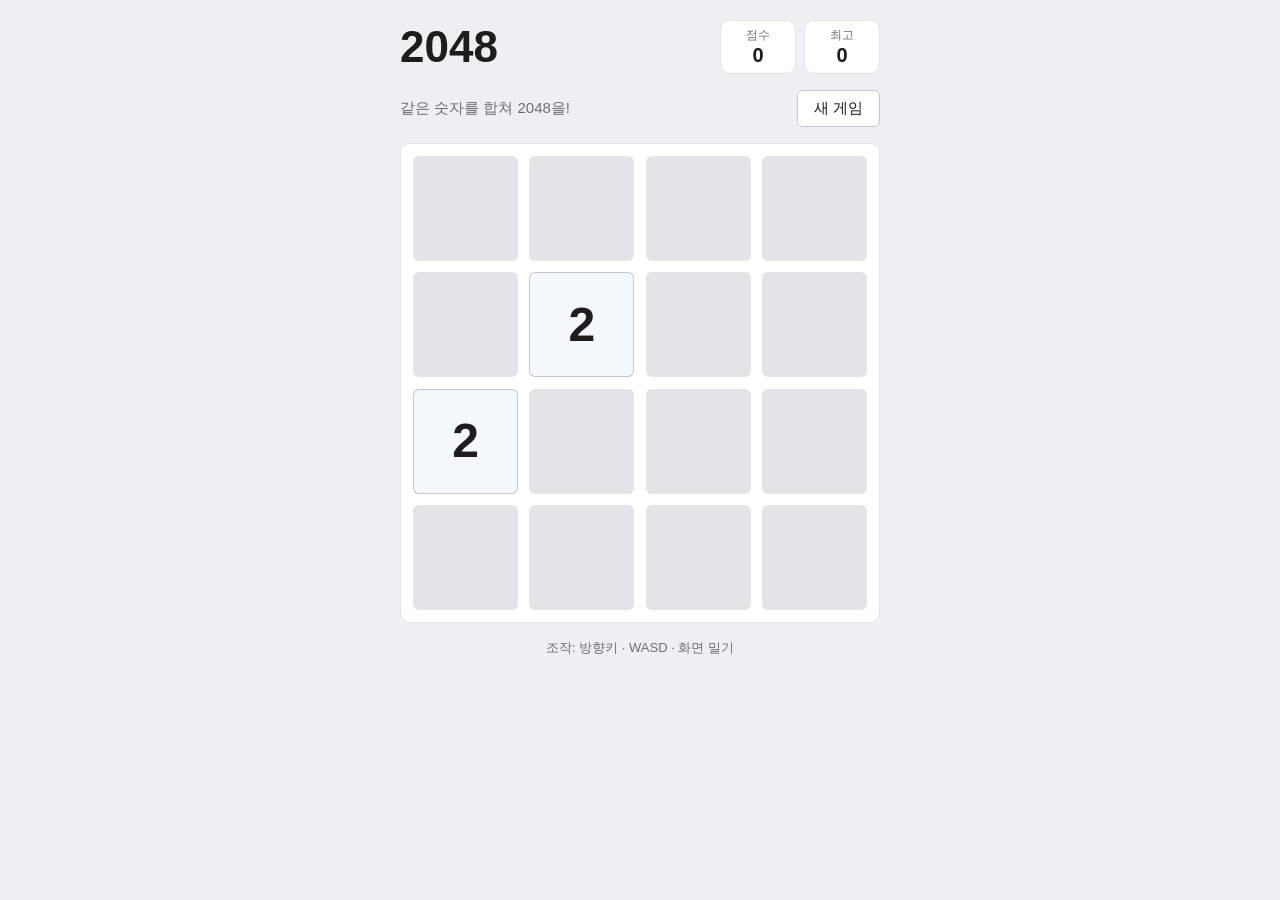
<file: apps/game-2048/index.html>
<!DOCTYPE html>
<html lang="ko">
<head>
  <meta charset="UTF-8">
  <meta name="viewport" content="width=device-width, initial-scale=1">
  <meta name="color-scheme" content="light dark">
  <title>2048</title>
  <link rel="stylesheet" href="style.css">
  <script src="game.js" defer></script>
</head>
<body>
  <main class="wrap">
    <!-- 제목과 점수 상자 -->
    <header class="top">
      <h1 class="title">2048</h1>
      <div class="scores">
        <div class="score-box">
          <span class="score-label">점수</span>
          <span class="score-value" id="score" aria-live="polite">0</span>
        </div>
        <div class="score-box">
          <span class="score-label">최고</span>
          <span class="score-value" id="best" aria-live="polite">0</span>
        </div>
      </div>
    </header>

    <!-- 설명 한 줄과 새 게임 버튼 -->
    <div class="bar">
      <p class="intro">같은 숫자를 합쳐 2048을!</p>
      <button type="button" class="btn" id="new-game">새 게임</button>
    </div>

    <!-- 게임판: 칸과 타일은 game.js가 채움 -->
    <div class="board-wrap">
      <div class="board" id="board" tabindex="0" role="group" aria-label="2048 게임판"></div>

      <!-- 안내 막 (게임 끝 / 2048 달성) -->
      <div class="overlay" id="overlay" hidden>
        <p class="overlay-title" id="overlay-title"></p>
        <p class="overlay-text" id="overlay-text"></p>
        <div class="overlay-buttons">
          <button type="button" class="btn" id="keep-playing">계속하기</button>
          <button type="button" class="btn" id="retry">다시 하기</button>
        </div>
      </div>
    </div>

    <p class="help" id="help">조작: 방향키 · WASD · 화면 밀기</p>
  </main>
</body>
</html>
</file>
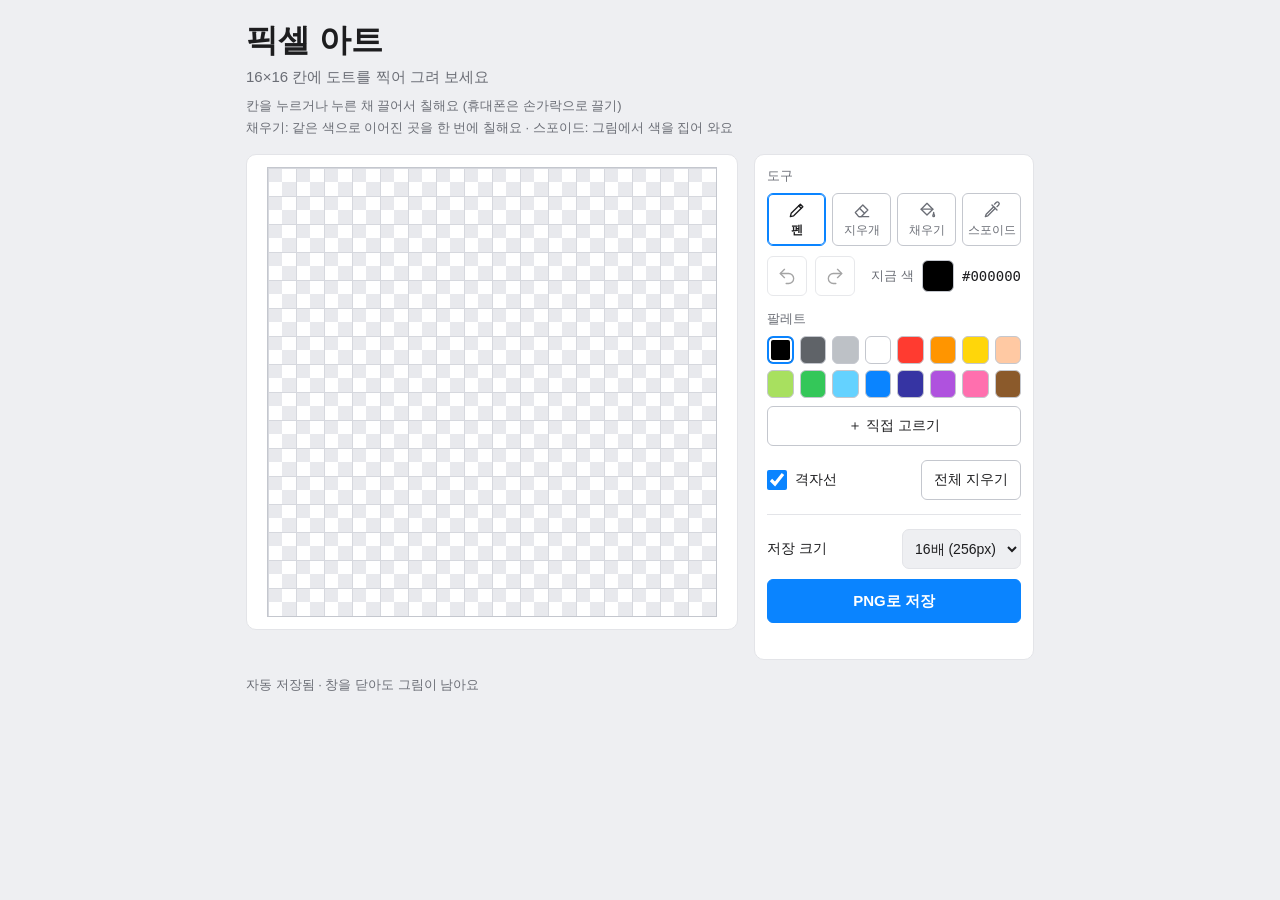
<file: apps/pixel-art/index.html>
<!DOCTYPE html>
<html lang="ko">
<head>
  <meta charset="UTF-8">
  <meta name="viewport" content="width=device-width, initial-scale=1">
  <meta name="color-scheme" content="light dark">
  <title>픽셀 아트</title>
  <link rel="stylesheet" href="style.css">
  <script src="app.js" defer></script>
</head>
<body>
  <main class="wrap">
    <!-- 제목과 설명 -->
    <header class="top">
      <h1 class="title">픽셀 아트</h1>
      <p class="intro">16×16 칸에 도트를 찍어 그려 보세요</p>
      <!-- 사용법 안내 -->
      <ul class="howto">
        <li>칸을 누르거나 누른 채 끌어서 칠해요 (휴대폰은 손가락으로 끌기)</li>
        <li>채우기: 같은 색으로 이어진 곳을 한 번에 칠해요 · 스포이드: 그림에서 색을 집어 와요</li>
      </ul>
    </header>

    <div class="layout">
      <!-- 그림판 카드: 칸 256개는 app.js가 채움 -->
      <section class="card board-card" id="board-card" aria-label="그림판">
        <div class="board" id="board" role="img" aria-label="16×16 그림판"></div>
      </section>

      <!-- 도구 상자 카드 -->
      <section class="card tools-card" aria-label="도구">
        <h2 class="label">도구</h2>
        <div class="tool-row" role="group" aria-label="도구 고르기">
          <button type="button" class="btn tool" data-tool="pen" aria-pressed="true">
            <svg viewBox="0 0 24 24" aria-hidden="true"><path d="M4 20l1-4L16 5l3 3L8 19z"/><path d="M14 7l3 3"/></svg>
            <span>펜</span>
          </button>
          <button type="button" class="btn tool" data-tool="eraser" aria-pressed="false">
            <svg viewBox="0 0 24 24" aria-hidden="true"><path d="M9 20h11"/><path d="M4 15l9-9 6 6-8 8H8z"/><path d="M9 10l6 6"/></svg>
            <span>지우개</span>
          </button>
          <button type="button" class="btn tool" data-tool="fill" aria-pressed="false">
            <svg viewBox="0 0 24 24" aria-hidden="true"><path d="M5 11l7-7 7 7-7 7z"/><path d="M5 11h14"/><path d="M20 15c0 2-1 3-1 4a1 1 0 0 0 2 0c0-1-1-2-1-4z"/></svg>
            <span>채우기</span>
          </button>
          <button type="button" class="btn tool" data-tool="picker" aria-pressed="false">
            <svg viewBox="0 0 24 24" aria-hidden="true"><path d="M12 6l6 6"/><path d="M14 8l-9 9-1 3 3-1 9-9"/><path d="M15 5l2-2a2.1 2.1 0 0 1 3 3l-2 2"/></svg>
            <span>스포이드</span>
          </button>
        </div>

        <div class="row">
          <button type="button" class="btn icon-btn" id="undo" aria-label="되돌리기" title="되돌리기" disabled>
            <svg viewBox="0 0 24 24" aria-hidden="true"><path d="M9 14L4 9l5-5"/><path d="M4 9h10a6 6 0 0 1 0 12h-3"/></svg>
          </button>
          <button type="button" class="btn icon-btn" id="redo" aria-label="다시하기" title="다시하기" disabled>
            <svg viewBox="0 0 24 24" aria-hidden="true"><path d="M15 14l5-5-5-5"/><path d="M20 9H10a6 6 0 0 0 0 12h3"/></svg>
          </button>
          <div class="current">
            <span class="current-label">지금 색</span>
            <span class="swatch" id="swatch" aria-hidden="true"></span>
            <code class="code" id="color-code">#000000</code>
          </div>
        </div>

        <h2 class="label">팔레트</h2>
        <div class="palette" id="palette" role="group" aria-label="팔레트"></div>
        <label class="btn custom">
          <input type="color" id="custom-color" value="#000000">
          <span>＋ 직접 고르기</span>
        </label>

        <div class="row row-split">
          <label class="check">
            <input type="checkbox" id="grid-toggle" checked>
            <span>격자선</span>
          </label>
          <button type="button" class="btn" id="clear">전체 지우기</button>
        </div>

        <div class="save-box">
          <label class="scale">
            <span>저장 크기</span>
            <select id="scale">
              <option value="1">1배 (16px)</option>
              <option value="8">8배 (128px)</option>
              <option value="16" selected>16배 (256px)</option>
              <option value="32">32배 (512px)</option>
            </select>
          </label>
          <button type="button" class="btn primary" id="save">PNG로 저장</button>
          <button type="button" class="link-btn" id="open-tab" hidden>저장이 안 되면: 새 탭에서 그림 열기</button>
          <p class="toast" id="toast" role="status" aria-live="polite"></p>
        </div>
      </section>
    </div>

    <p class="help" id="help">자동 저장됨 · 창을 닫아도 그림이 남아요</p>
  </main>
</body>
</html>
</file>
<file: apps/game-2048/style.css>
/* 2048 게임 스타일 — 블로그 색(spec.md 5-5)을 그대로 씀 */

/* 기본 모드 색 */
:root {
  --canvas: #EEEFF2;
  --card: #FFFFFF;
  --cell: #E3E4E8;
  --text: #1D1D1F;
  --sub: #6B6E76;
  --border: #E3E4E8;
  --border-strong: #C4C7CE;
  --hover: #E2E3E8;
  --pressed: #D6D8DE;
  --accent: #0A84FF;
  --overlay: rgba(255, 255, 255, 0.85);

  /* 타일 색 (바탕 / 글자) — Review 반영: 4·64 등 대비 조정, 2→4→8… 순서로 고르게 진해짐 */
  --t2: #F4F7FB;    --t2-fg: #1D1D1F;
  --t4: #C4DAF7;    --t4-fg: #1D1D1F;
  --t8: #A3C8F5;    --t8-fg: #1D1D1F;
  --t16: #78AFF3;   --t16-fg: #1D1D1F;
  --t32: #4E97F0;   --t32-fg: #1D1D1F;
  --t64: #0070E0;   --t64-fg: #FFFFFF;
  --t128: #005EC2;  --t128-fg: #FFFFFF;
  --t256: #004DA3;  --t256-fg: #FFFFFF;
  --t512: #003D85;  --t512-fg: #FFFFFF;
  --t1024: #5E5CE6; --t1024-fg: #FFFFFF;
  --t2048: #FF9F0A; --t2048-fg: #1D1D1F;
  --tbig: #1D1D1F;  --tbig-fg: #FFFFFF;

  /* 판 크기: 화면 폭-32px, 480px, 화면 높이 70% 중 가장 작은 값 */
  --board: min(calc(100vw - 32px), 480px, 70vh);

  color-scheme: light;
}

/* 다크 모드 색 (컴퓨터 설정을 따름) */
@media (prefers-color-scheme: dark) {
  :root {
    --canvas: #1A1B1E;
    --card: #232428;
    --cell: #34363B;
    --text: #ECECEE;
    --sub: #A3A5AB;
    --border: #34363B;
    --border-strong: #4A4D54;
    --hover: #34363B;
    --pressed: #40434A;
    --overlay: rgba(0, 0, 0, 0.7);

    --t2: #3D4047;    --t2-fg: #ECECEE;
    --t4: #36496A;    --t4-fg: #ECECEE;
    --t8: #2B5890;    --t8-fg: #FFFFFF;
    --t16: #1F63B0;   --t16-fg: #FFFFFF;
    --t32: #176FCC;   --t32-fg: #FFFFFF;
    --t64: #0A84FF;   --t64-fg: #1A1B1E;
    --t128: #3D9BFF;  --t128-fg: #1A1B1E;
    --t256: #6BB3FF;  --t256-fg: #1A1B1E;
    --t512: #9ACBFF;  --t512-fg: #1A1B1E;
    --t1024: #8E8CF0; --t1024-fg: #1A1B1E;
    --t2048: #FFB340; --t2048-fg: #1A1B1E;
    --tbig: #ECECEE;  --tbig-fg: #1A1B1E;

    color-scheme: dark;
  }
}

* { box-sizing: border-box; }

html, body {
  margin: 0;
  padding: 0;
}

body {
  background: var(--canvas);
  color: var(--text);
  font-family: "맑은 고딕", "Malgun Gothic", -apple-system, "Apple SD Gothic Neo", sans-serif;
  /* 두 번 톡 확대 방지 (손가락 벌려 확대는 허용) */
  touch-action: manipulation;
  -webkit-text-size-adjust: 100%;
}

/* 전체 틀: 최대 480px, 가운데, 좌우 여백 16px */
.wrap {
  width: 100%;
  max-width: calc(480px + 32px);
  margin: 0 auto;
  padding: 20px 16px 24px;
}

/* 제목 + 점수 상자 (좁으면 두 줄로 내려감) */
.top {
  display: flex;
  flex-wrap: wrap;
  align-items: center;
  justify-content: space-between;
  gap: 12px;
}

.title {
  margin: 0;
  font-size: 44px;
  font-weight: 700;
  line-height: 1;
}

.scores {
  display: flex;
  gap: 8px;
}

.score-box {
  display: flex;
  flex-direction: column;
  align-items: center;
  min-width: 76px;
  padding: 6px 12px;
  background: var(--card);
  border: 1px solid var(--border);
  border-radius: 10px;
}

.score-label {
  font-size: 12px;
  color: var(--sub);
}

.score-value {
  font-size: 20px;
  font-weight: 700;
  font-variant-numeric: tabular-nums;
}

/* 설명 한 줄 + 새 게임 버튼 */
.bar {
  display: flex;
  flex-wrap: wrap;
  align-items: center;
  justify-content: space-between;
  gap: 8px 12px;
  margin: 16px 0;
}

.intro {
  margin: 0;
  font-size: 15px;
  color: var(--sub);
}

/* 버튼 */
.btn {
  font: inherit;
  font-size: 15px;
  color: var(--text);
  background: var(--card);
  border: 1px solid var(--border-strong);
  border-radius: 6px;
  padding: 8px 16px;
  cursor: pointer;
}
.btn:hover { background: var(--hover); }
.btn:active { background: var(--pressed); }
.btn:focus-visible {
  outline: 2px solid var(--accent);
  outline-offset: 2px;
}

/* 게임판 상자 */
.board-wrap {
  position: relative;
  width: var(--board);
  max-width: 100%;
  margin: 0 auto;
}

.board {
  display: grid;
  grid-template-columns: repeat(4, 1fr);
  grid-template-rows: repeat(4, 1fr);
  gap: 2.5%;
  padding: 2.5%;
  width: 100%;
  aspect-ratio: 1 / 1;
  background: var(--card);
  border: 1px solid var(--border);
  border-radius: 10px;
  /* 판 위에서 밀 때 화면 스크롤 막기 */
  touch-action: none;
  -webkit-user-select: none;
  user-select: none;
  -webkit-tap-highlight-color: transparent;
}
.board:focus { outline: none; }
.board:focus-visible {
  outline: 2px solid var(--accent);
  outline-offset: 2px;
}

/* 빈 칸 */
.cell {
  position: relative;
  min-width: 0;
  min-height: 0;
  background: var(--cell);
  border-radius: 6px;
}

/* 타일: 칸 위에 겹쳐 그림 */
.tile {
  position: absolute;
  inset: 0;
  display: flex;
  align-items: center;
  justify-content: center;
  border-radius: 6px;
  font-weight: 700;
  font-variant-numeric: tabular-nums;
  line-height: 1;
  font-size: calc(var(--board) * 0.1);
  overflow: hidden;
}
/* 자릿수가 많을수록 글자를 작게 (칸 밖으로 넘치지 않게) */
.tile.d3 { font-size: calc(var(--board) * 0.08); }
.tile.d4 { font-size: calc(var(--board) * 0.062); }
.tile.d5 { font-size: calc(var(--board) * 0.05); }

.tile.v2    { background: var(--t2);    color: var(--t2-fg); }
.tile.v4    { background: var(--t4);    color: var(--t4-fg); }
.tile.v8    { background: var(--t8);    color: var(--t8-fg); }
.tile.v16   { background: var(--t16);   color: var(--t16-fg); }
.tile.v32   { background: var(--t32);   color: var(--t32-fg); }
.tile.v64   { background: var(--t64);   color: var(--t64-fg); }
.tile.v128  { background: var(--t128);  color: var(--t128-fg); }
.tile.v256  { background: var(--t256);  color: var(--t256-fg); }
.tile.v512  { background: var(--t512);  color: var(--t512-fg); }
.tile.v1024 { background: var(--t1024); color: var(--t1024-fg); }
.tile.v2048 { background: var(--t2048); color: var(--t2048-fg); }
.tile.vbig  { background: var(--tbig);  color: var(--tbig-fg); }

/* 2 타일은 빈 칸과 색이 비슷해(특히 다크) 얇은 테두리로 구분 */
.tile.v2 { box-shadow: inset 0 0 0 1px var(--border-strong); }

/* "톡" 효과: 새 타일은 작게 나타났다 커지고, 합쳐진 타일은 살짝 커졌다 돌아옴 */
.tile.is-new { animation: pop-in 0.14s ease-out; }
.tile.is-merged { animation: pop-merge 0.14s ease-out; }

@keyframes pop-in {
  from { transform: scale(0.3); opacity: 0.4; }
  to   { transform: scale(1);   opacity: 1; }
}
@keyframes pop-merge {
  0%   { transform: scale(1); }
  50%  { transform: scale(1.12); }
  100% { transform: scale(1); }
}

/* 움직임 줄이기 설정이면 효과 끔 */
@media (prefers-reduced-motion: reduce) {
  .tile.is-new, .tile.is-merged { animation: none; }
}

/* 안내 막 */
.overlay {
  position: absolute;
  inset: 0;
  display: flex;
  flex-direction: column;
  align-items: center;
  justify-content: center;
  gap: 8px;
  padding: 16px;
  background: var(--overlay);
  border-radius: 10px;
  text-align: center;
}
.overlay[hidden] { display: none; }

.overlay-title {
  margin: 0;
  font-size: 30px;
  font-weight: 700;
}
.overlay-text {
  margin: 0 0 8px;
  font-size: 16px;
  color: var(--sub);
}
.overlay-buttons {
  display: flex;
  flex-wrap: wrap;
  justify-content: center;
  gap: 8px;
}
.overlay-buttons .btn[hidden] { display: none; }

/* 도움말 */
.help {
  margin: 16px 0 0;
  font-size: 13px;
  color: var(--sub);
  text-align: center;
}

/* 아주 작은 화면 (320px 등) */
@media (max-width: 360px) {
  .title { font-size: 36px; }
  .score-box { min-width: 64px; padding: 5px 10px; }
  .score-value { font-size: 18px; }
  .overlay-title { font-size: 24px; }
}
</file>
<file: apps/pixel-art/style.css>
/* 픽셀 아트 스타일 — 블로그 색(spec.md 5-8)을 그대로 씀 */

/* 기본 모드 색 */
:root {
  --canvas: #EEEFF2;
  --card: #FFFFFF;
  --text: #1D1D1F;
  --sub: #6B6E76;
  --border: #E3E4E8;
  --border-strong: #C4C7CE;
  --hover: #E2E3E8;
  --pressed: #D6D8DE;
  --accent: #0A84FF;

  /* 빈 칸 체크무늬, 격자선 */
  --chk-a: #FFFFFF;
  --chk-b: #E8E9ED;
  --grid: #D6D8DE;

  /* 칸 크기(정수 px) — app.js가 화면에 맞춰 바꿈 */
  --cell: 18px;

  color-scheme: light;
}

/* 다크 모드 색 (컴퓨터 설정을 따름) */
@media (prefers-color-scheme: dark) {
  :root {
    --canvas: #1A1B1E;
    --card: #232428;
    --text: #ECECEE;
    --sub: #A3A5AB;
    --border: #34363B;
    --border-strong: #4A4D54;
    --hover: #34363B;
    --pressed: #40434A;

    --chk-a: #2A2B30;
    --chk-b: #33353A;
    --grid: #40434A;

    color-scheme: dark;
  }
}

* { box-sizing: border-box; }

html, body {
  margin: 0;
  padding: 0;
}

body {
  background: var(--canvas);
  color: var(--text);
  font-family: "맑은 고딕", "Malgun Gothic", -apple-system, "Apple SD Gothic Neo", sans-serif;
  /* 두 번 톡 확대 방지 */
  touch-action: manipulation;
  -webkit-text-size-adjust: 100%;
}

/* 전체 틀: 최대 820px, 가운데, 좌우 여백 16px */
.wrap {
  width: 100%;
  max-width: 820px;
  margin: 0 auto;
  padding: 20px 16px 24px;
}

.top { margin-bottom: 16px; }

.title {
  margin: 0;
  font-size: 32px;
  font-weight: 700;
  line-height: 40px; /* 정수 px: 그림판 위치가 소수점이 되지 않게 */
}

.intro {
  margin: 6px 0 0;
  font-size: 15px;
  line-height: 22px;
  color: var(--sub);
}

/* 사용법 안내: 작은 보조 글자, 좁은 화면에서는 줄바꿈 */
.howto {
  margin: 8px 0 0;
  padding: 0;
  list-style: none;
  font-size: 13px;
  line-height: 20px; /* 정수 px 유지 */
  color: var(--sub);
  overflow-wrap: anywhere;
}
.howto li + li { margin-top: 2px; }

/* 배치: 넓으면 그림판 왼쪽 + 도구 오른쪽, 좁으면 위→아래 */
.layout {
  display: grid;
  grid-template-columns: minmax(0, 1fr);
  gap: 16px;
  align-items: start;
}
@media (min-width: 720px) {
  .layout { grid-template-columns: minmax(0, 1fr) 280px; }
}

/* 카드 */
.card {
  min-width: 0;
  background: var(--card);
  border: 1px solid var(--border);
  border-radius: 10px;
  padding: 12px;
}

.board-card {
  display: flex;
  justify-content: center;
}

/* 그림판: 바탕에 체크무늬(한 칸 = 2×2 조각), 칸은 그 위에 색을 덮음 */
.board {
  position: relative;
  box-sizing: content-box;
  display: grid;
  grid-template-columns: repeat(16, var(--cell));
  grid-template-rows: repeat(16, var(--cell));
  width: calc(var(--cell) * 16);
  height: calc(var(--cell) * 16);
  border: 1px solid var(--border-strong);
  background: repeating-conic-gradient(var(--chk-a) 0 25%, var(--chk-b) 0 50%) 0 0 / var(--cell) var(--cell);
  cursor: crosshair;
  /* 그림판 위에서 끌 때 스크롤·확대 막기, 글자 선택·길게 누르기 메뉴 막기 */
  touch-action: none;
  -webkit-user-select: none;
  user-select: none;
  -webkit-touch-callout: none;
  -webkit-tap-highlight-color: transparent;
}

.px { min-width: 0; min-height: 0; }

/* 격자선: 그림판 위에 겹친 얇은 선 (누르기는 아래로 통과) */
.board::after {
  content: "";
  position: absolute;
  inset: 0;
  pointer-events: none;
  background-image:
    linear-gradient(to right, var(--grid) 1px, transparent 1px),
    linear-gradient(to bottom, var(--grid) 1px, transparent 1px);
  background-size: var(--cell) var(--cell);
}
.board.no-grid::after { display: none; }

/* 도구 상자 */
.label {
  margin: 14px 0 8px;
  font-size: 13px;
  font-weight: 400;
  color: var(--sub);
}
.label:first-child { margin-top: 0; }

.row {
  display: flex;
  align-items: center;
  gap: 8px;
  margin-top: 10px;
}
.row-split { justify-content: space-between; margin-top: 14px; }

/* 버튼 */
.btn {
  font: inherit;
  font-size: 14px;
  color: var(--text);
  background: var(--card);
  border: 1px solid var(--border-strong);
  border-radius: 6px;
  min-height: 40px;
  padding: 6px 12px;
  cursor: pointer;
  touch-action: manipulation;
  -webkit-tap-highlight-color: transparent;
}
.btn:hover { background: var(--hover); }
.btn:active { background: var(--pressed); }
.btn:focus-visible,
.link-btn:focus-visible,
.check input:focus-visible,
.scale select:focus-visible {
  outline: 2px solid var(--accent);
  outline-offset: 2px;
}
.btn:disabled {
  opacity: 0.4;
  cursor: default;
  background: var(--card);
}

.btn svg {
  width: 20px;
  height: 20px;
  fill: none;
  stroke: currentColor;
  stroke-width: 1.6;
  stroke-linecap: round;
  stroke-linejoin: round;
  flex: none;
}

/* 도구 4개: 같은 폭으로 한 줄 */
.tool-row {
  display: grid;
  grid-template-columns: repeat(4, minmax(0, 1fr));
  gap: 6px;
}
.tool {
  display: flex;
  flex-direction: column;
  align-items: center;
  justify-content: center;
  gap: 2px;
  padding: 6px 2px;
  font-size: 12px;
  color: var(--sub);
}
.tool span { white-space: nowrap; }
/* 고른 도구: 강조색 2px 테두리 + 굵게 */
.tool[aria-pressed="true"] {
  border-color: var(--accent);
  box-shadow: inset 0 0 0 1px var(--accent);
  color: var(--text);
  font-weight: 700;
}

.icon-btn {
  width: 40px;
  padding: 0;
  display: inline-flex;
  align-items: center;
  justify-content: center;
  flex: none;
}

/* 지금 색 */
.current {
  display: flex;
  align-items: center;
  gap: 8px;
  margin-left: auto;
  min-width: 0;
}
.current-label {
  font-size: 13px;
  color: var(--sub);
  white-space: nowrap;
}
.swatch {
  width: 32px;
  height: 32px;
  flex: none;
  border-radius: 6px;
  border: 1px solid var(--border-strong);
  background-color: #000000;
}
/* 지우개일 때: 체크무늬 */
.swatch.empty {
  background: repeating-conic-gradient(var(--chk-a) 0 25%, var(--chk-b) 0 50%) 0 0 / 16px 16px;
}
.code {
  font-family: Consolas, "D2Coding", monospace;
  font-size: 14px;
}

/* 팔레트: 8칸 × 2줄 */
.palette {
  display: grid;
  grid-template-columns: repeat(8, minmax(0, 1fr));
  gap: 6px;
}
/* 아주 좁은 화면(360px 미만): 6칸 × 3줄로 바꿔 칩을 손가락 크기(약 32px 이상)로 */
@media (max-width: 359px) {
  .palette { grid-template-columns: repeat(6, minmax(0, 1fr)); }
}
.chip {
  aspect-ratio: 1 / 1;
  width: 100%;
  min-height: 28px;
  padding: 0;
  border-radius: 6px;
  border: 1px solid var(--border-strong);
  cursor: pointer;
  touch-action: manipulation;
  -webkit-tap-highlight-color: transparent;
}
.chip:focus-visible {
  outline: 2px solid var(--accent);
  outline-offset: 2px;
}
/* 고른 칩: 강조색 2px 테두리 + 안쪽 흰/검 띠 (어떤 색 위에서도 보이게) */
.chip[aria-pressed="true"] {
  border: 2px solid var(--accent);
  box-shadow: inset 0 0 0 2px #FFFFFF, inset 0 0 0 3px #000000;
}

/* 직접 고르기: 색 고르기 칸을 버튼 모양 안에 넣음 */
.custom {
  position: relative;
  display: flex;
  align-items: center;
  justify-content: center;
  margin-top: 8px;
  width: 100%;
}
.custom input {
  position: absolute;
  inset: 0;
  width: 100%;
  height: 100%;
  opacity: 0;
  cursor: pointer;
  border: 0;
  padding: 0;
}
.custom:focus-within {
  outline: 2px solid var(--accent);
  outline-offset: 2px;
}

/* 격자선 체크 */
.check {
  display: inline-flex;
  align-items: center;
  gap: 8px;
  min-height: 40px;
  font-size: 14px;
  cursor: pointer;
}
.check input {
  width: 20px;
  height: 20px;
  margin: 0;
  accent-color: var(--accent);
}

/* 저장 영역 */
.save-box {
  margin-top: 14px;
  padding-top: 14px;
  border-top: 1px solid var(--border);
}
.scale {
  display: flex;
  align-items: center;
  justify-content: space-between;
  gap: 8px;
  font-size: 14px;
}
.scale select {
  font: inherit;
  font-size: 14px;
  color: var(--text);
  background: var(--canvas);
  border: 1px solid var(--border);
  border-radius: 7px;
  min-height: 40px;
  padding: 0 8px;
}
.primary {
  display: block;
  width: 100%;
  margin-top: 10px;
  background: var(--accent);
  border-color: var(--accent);
  color: #FFFFFF;
  font-weight: 700;
  font-size: 15px;
  min-height: 44px;
}
.primary:hover { background: #0077EB; }
.primary:active { background: #006AD1; }

.link-btn {
  display: block;
  width: 100%;
  margin-top: 6px;
  min-height: 36px;
  font: inherit;
  font-size: 13px;
  color: var(--sub);
  background: none;
  border: 0;
  text-decoration: underline;
  cursor: pointer;
}
.link-btn[hidden] { display: none; }

.toast {
  margin: 6px 0 0;
  min-height: 18px;
  font-size: 13px;
  text-align: center;
  color: var(--sub);
}

.help {
  margin: 16px 0 0;
  font-size: 13px;
  color: var(--sub);
}
</file>
